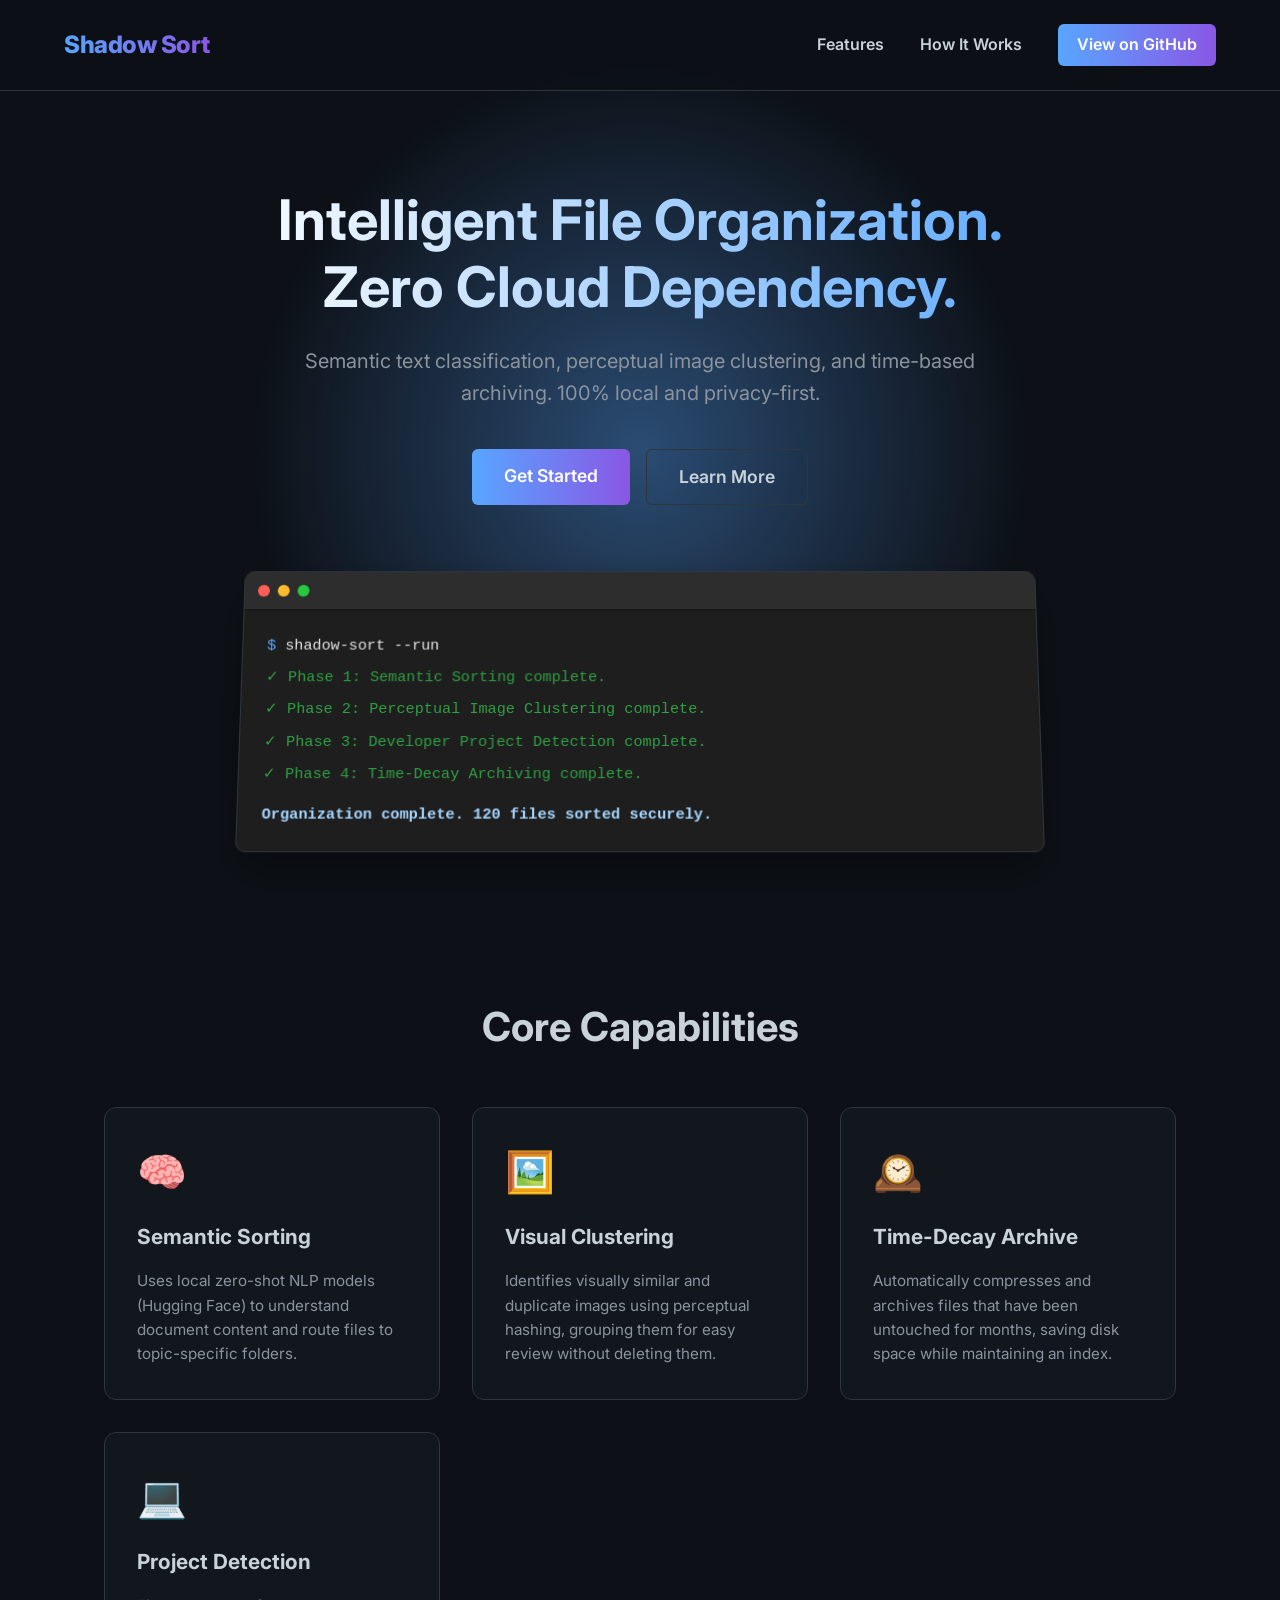
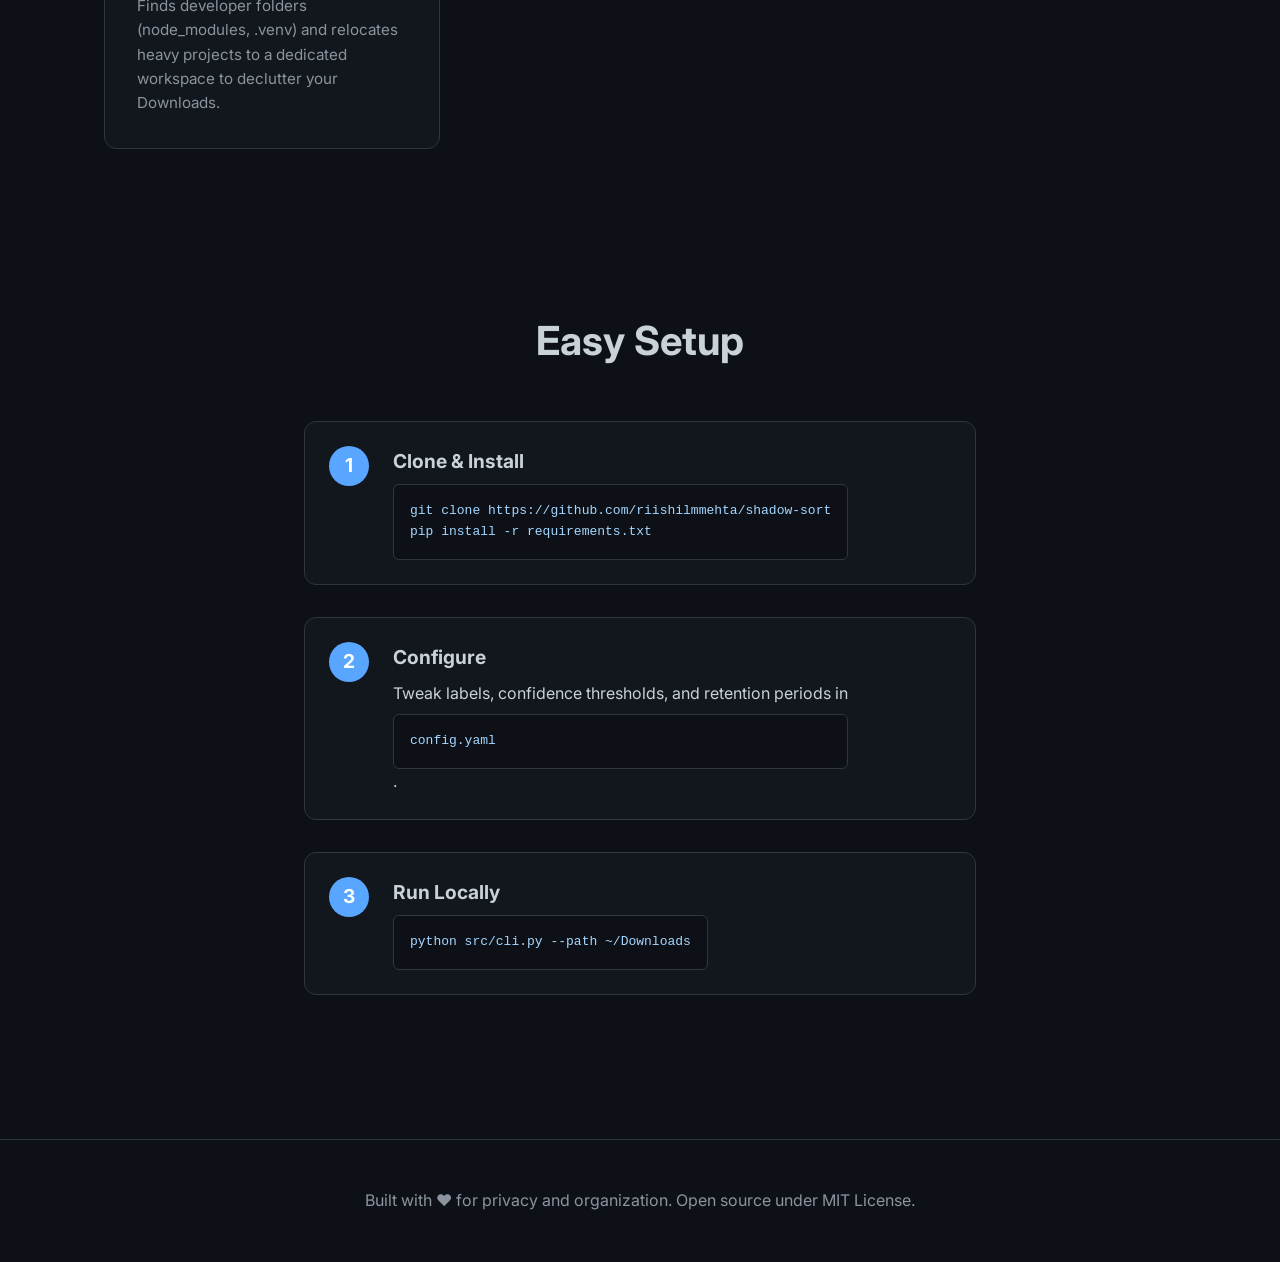
<file: index.html>
<!DOCTYPE html>
<html lang="en">
<head>
    <meta charset="UTF-8">
    <meta http-equiv="refresh" content="0; url=./docs/index.html">
    <title>Shadow Sort</title>
    <style>
        body {
            font-family: -apple-system, BlinkMacSystemFont, "Segoe UI", Roboto, Helvetica, Arial, sans-serif;
            background-color: #0f172a;
            color: white;
            display: flex;
            justify-content: center;
            align-items: center;
            height: 100vh;
            margin: 0;
        }
        a {
            color: #38bdf8;
            text-decoration: none;
        }
    </style>
</head>
<body>
    <p>Redirecting to <a href="./docs/index.html">Shadow Sort...</a></p>
</body>
</html>
</file>
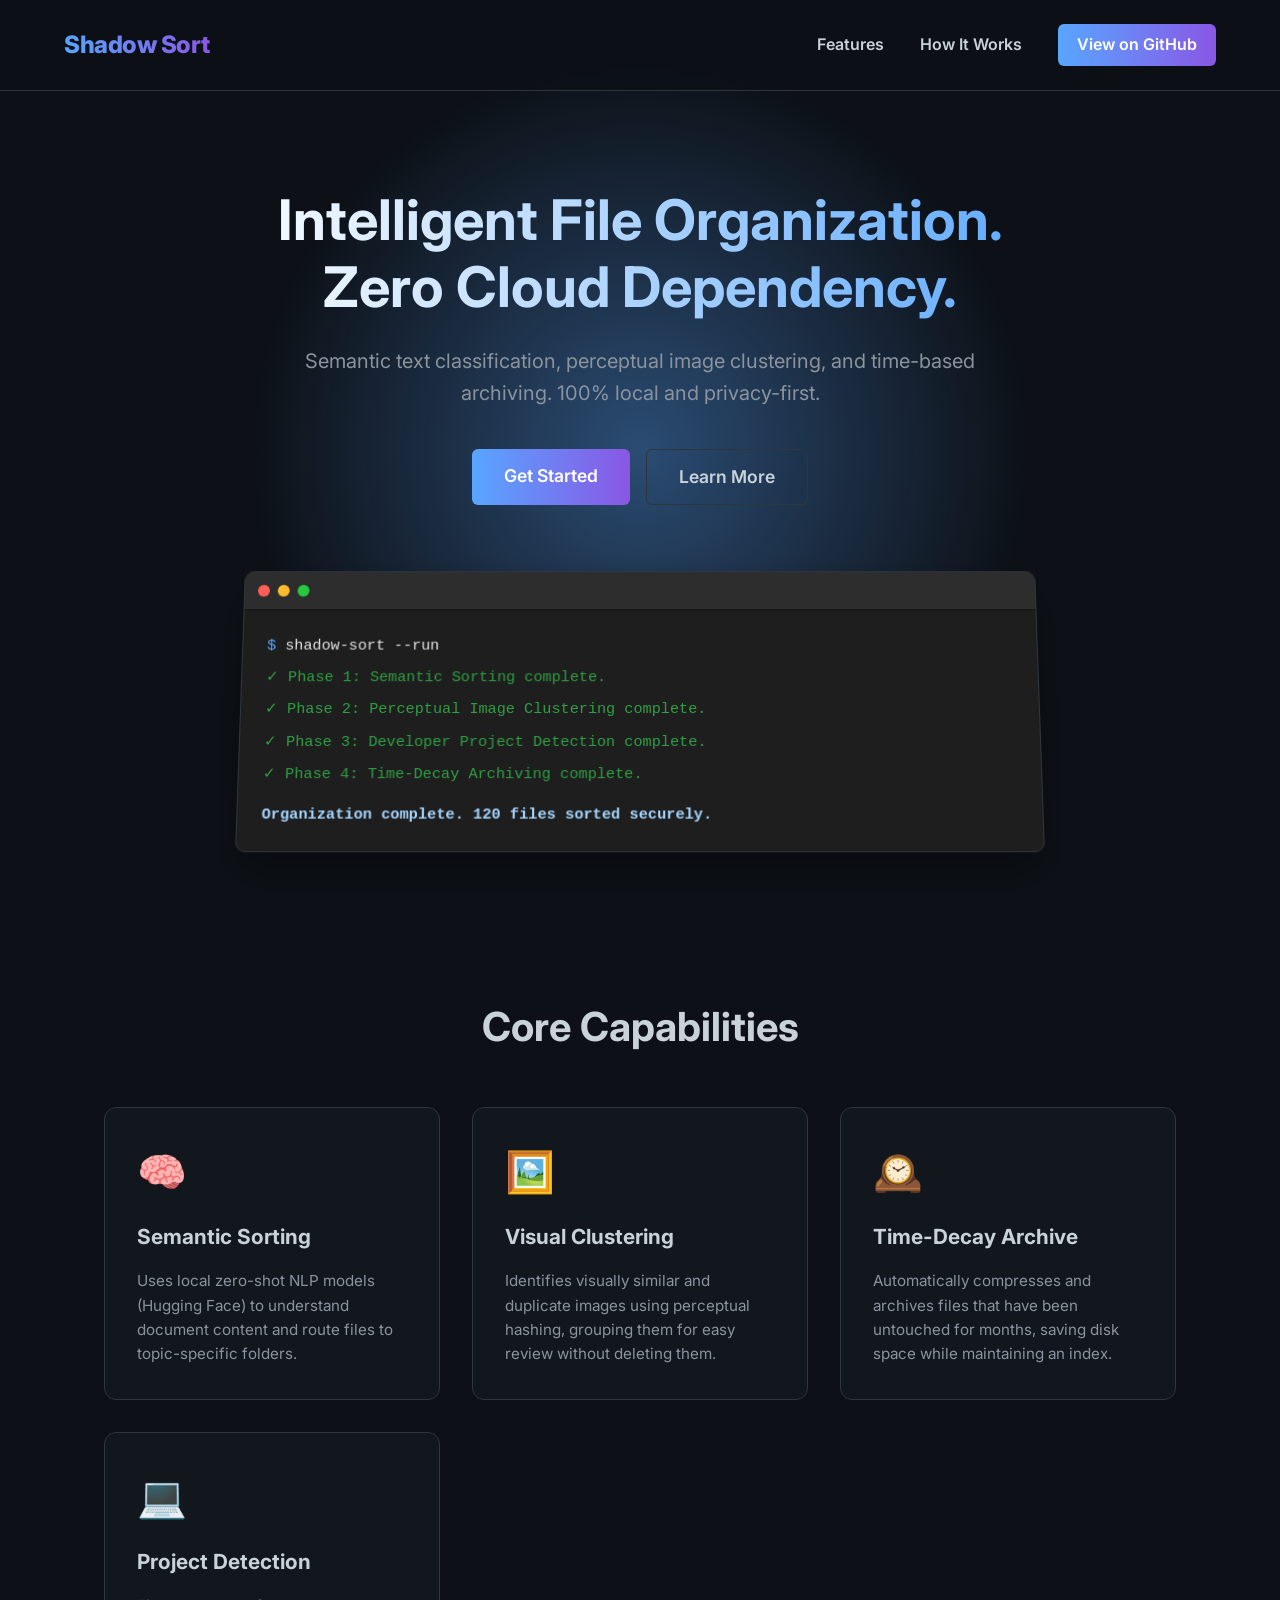
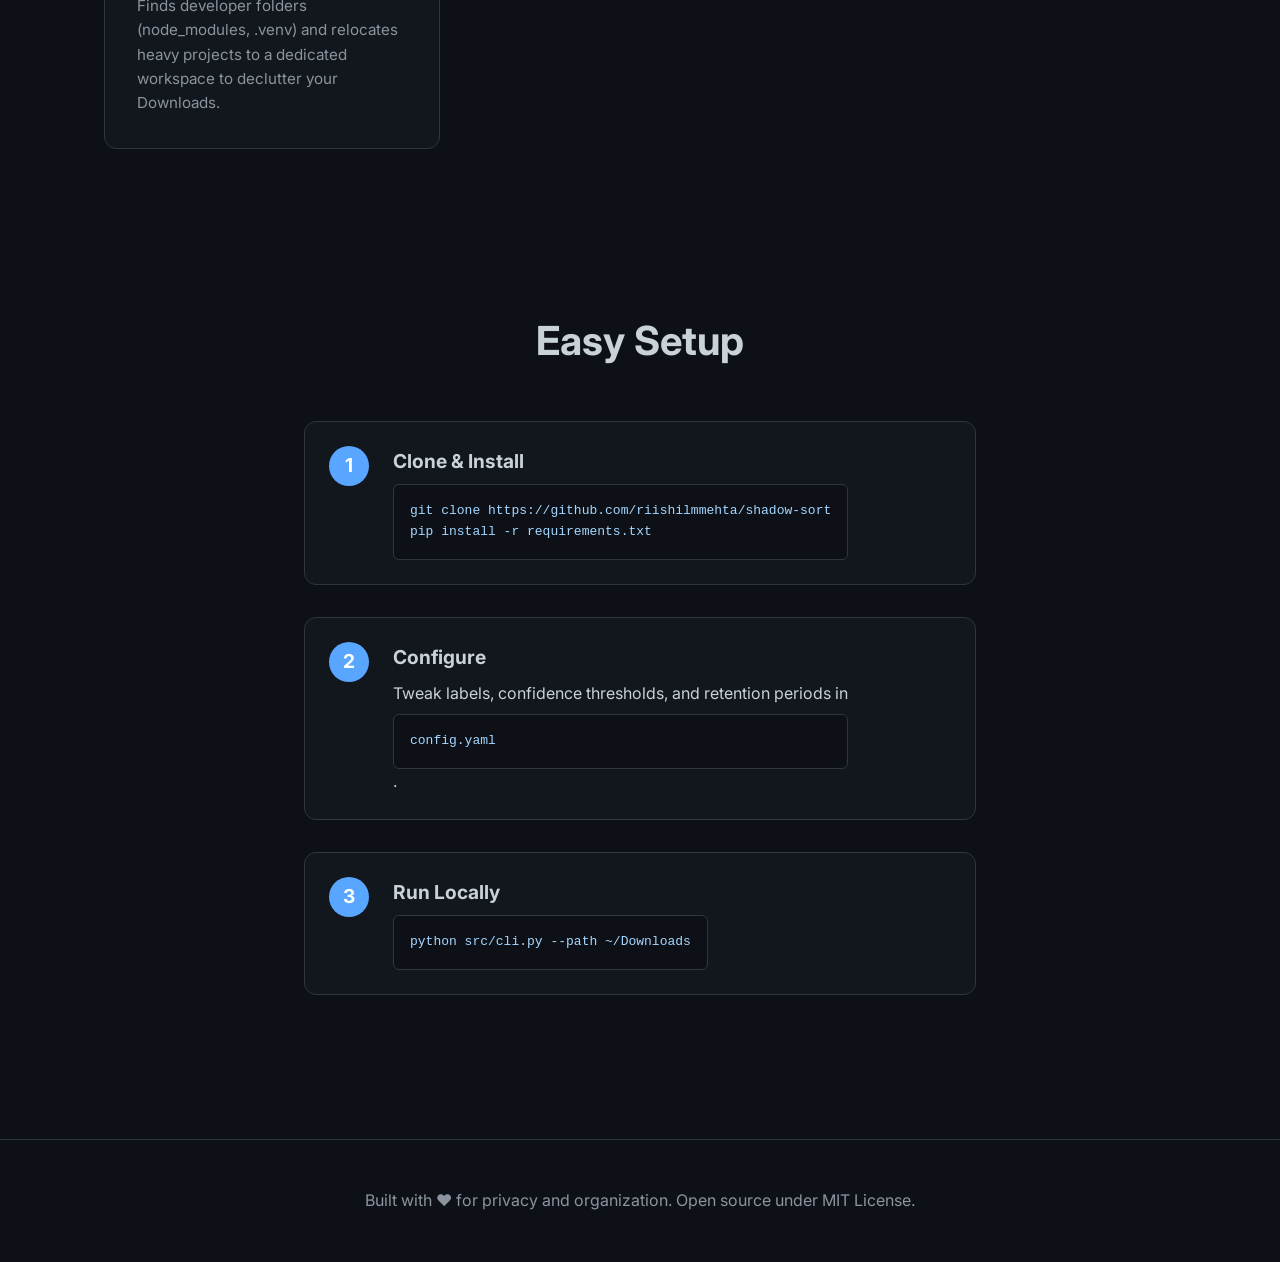
<file: docs/index.html>
<!DOCTYPE html>
<html lang="en">
<head>
    <meta charset="UTF-8">
    <meta name="viewport" content="width=device-width, initial-scale=1.0">
    <title>Shadow Sort | Smart Local File Organizer</title>
    <link rel="stylesheet" href="styles.css">
    <link href="https://fonts.googleapis.com/css2?family=Inter:wght@300;400;600;800&display=swap" rel="stylesheet">
    <meta name="description" content="A cross-platform, privacy-first desktop automation script that performs local semantic classification, visual duplicate detection, and time-based archiving.">
</head>
<body>
    <div class="glass-bg"></div>
    <header class="navbar">
        <div class="logo">Shadow Sort</div>
        <nav>
            <a href="#features">Features</a>
            <a href="#how-it-works">How It Works</a>
            <a href="https://github.com" class="btn-primary" target="_blank" id="repo-link">View on GitHub</a>
        </nav>
    </header>

    <main>
        <section class="hero">
            <h1 class="gradient-text">Intelligent File Organization. <br>Zero Cloud Dependency.</h1>
            <p class="subtitle">Semantic text classification, perceptual image clustering, and time-based archiving. 100% local and privacy-first.</p>
            <div class="cta-group">
                <a href="#setup" class="btn-primary btn-large">Get Started</a>
                <a href="#features" class="btn-secondary btn-large">Learn More</a>
            </div>
            <div class="mockup-container">
                <div class="terminal">
                    <div class="terminal-header">
                        <span class="dot red"></span>
                        <span class="dot yellow"></span>
                        <span class="dot green"></span>
                    </div>
                    <div class="terminal-body">
                        <p><span class="prompt">$</span> shadow-sort --run</p>
                        <p class="log success">✓ Phase 1: Semantic Sorting complete.</p>
                        <p class="log success">✓ Phase 2: Perceptual Image Clustering complete.</p>
                        <p class="log success">✓ Phase 3: Developer Project Detection complete.</p>
                        <p class="log success">✓ Phase 4: Time-Decay Archiving complete.</p>
                        <p class="log highlight">Organization complete. 120 files sorted securely.</p>
                    </div>
                </div>
            </div>
        </section>

        <section id="features" class="features">
            <h2>Core Capabilities</h2>
            <div class="grid">
                <div class="card">
                    <div class="icon">🧠</div>
                    <h3>Semantic Sorting</h3>
                    <p>Uses local zero-shot NLP models (Hugging Face) to understand document content and route files to topic-specific folders.</p>
                </div>
                <div class="card">
                    <div class="icon">🖼️</div>
                    <h3>Visual Clustering</h3>
                    <p>Identifies visually similar and duplicate images using perceptual hashing, grouping them for easy review without deleting them.</p>
                </div>
                <div class="card">
                    <div class="icon">🕰️</div>
                    <h3>Time-Decay Archive</h3>
                    <p>Automatically compresses and archives files that have been untouched for months, saving disk space while maintaining an index.</p>
                </div>
                <div class="card">
                    <div class="icon">💻</div>
                    <h3>Project Detection</h3>
                    <p>Finds developer folders (node_modules, .venv) and relocates heavy projects to a dedicated workspace to declutter your Downloads.</p>
                </div>
            </div>
        </section>

        <section id="setup" class="setup">
            <h2>Easy Setup</h2>
            <div class="setup-steps">
                <div class="step">
                    <div class="step-num">1</div>
                    <div class="step-content">
                        <h4>Clone & Install</h4>
                        <code>git clone https://github.com/riishilmmehta/shadow-sort<br>pip install -r requirements.txt</code>
                    </div>
                </div>
                <div class="step">
                    <div class="step-num">2</div>
                    <div class="step-content">
                        <h4>Configure</h4>
                        <p>Tweak labels, confidence thresholds, and retention periods in <code>config.yaml</code>.</p>
                    </div>
                </div>
                <div class="step">
                    <div class="step-num">3</div>
                    <div class="step-content">
                        <h4>Run Locally</h4>
                        <code>python src/cli.py --path ~/Downloads</code>
                    </div>
                </div>
            </div>
        </section>
    </main>

    <footer>
        <p>Built with ❤️ for privacy and organization. Open source under MIT License.</p>
    </footer>

    <script>
        // Update repo link dynamically based on the current github pages URL
        window.onload = () => {
            const hostname = window.location.hostname;
            if (hostname.endsWith('.github.io')) {
                const username = hostname.split('.')[0];
                const repo = window.location.pathname.split('/')[1] || 'shadow-sort';
                document.getElementById('repo-link').href = `https://github.com/${username}/${repo}`;
            }
        };
    </script>
</body>
</html>
</file>
<file: docs/styles.css>
:root {
    --bg-color: #0d1117;
    --text-primary: #c9d1d9;
    --text-secondary: #8b949e;
    --accent-glow: rgba(88, 166, 255, 0.4);
    --border-color: #30363d;
    --card-bg: rgba(22, 27, 34, 0.7);
    --gradient-1: #58a6ff;
    --gradient-2: #8957e5;
}

* {
    margin: 0;
    padding: 0;
    box-sizing: border-box;
}

body {
    font-family: 'Inter', -apple-system, sans-serif;
    background-color: var(--bg-color);
    color: var(--text-primary);
    line-height: 1.6;
    overflow-x: hidden;
}

/* Glass Background Effect */
.glass-bg {
    position: fixed;
    top: -50%;
    left: -50%;
    width: 200%;
    height: 200%;
    background: radial-gradient(circle at 50% 50%, var(--accent-glow) 0%, transparent 25%);
    z-index: -1;
    pointer-events: none;
}

/* Navbar */
.navbar {
    display: flex;
    justify-content: space-between;
    align-items: center;
    padding: 1.5rem 5%;
    background: rgba(13, 17, 23, 0.8);
    backdrop-filter: blur(10px);
    border-bottom: 1px solid var(--border-color);
    position: sticky;
    top: 0;
    z-index: 100;
}

.logo {
    font-size: 1.5rem;
    font-weight: 800;
    letter-spacing: -0.5px;
    background: linear-gradient(90deg, var(--gradient-1), var(--gradient-2));
    -webkit-background-clip: text;
    -webkit-text-fill-color: transparent;
}

nav a {
    color: var(--text-primary);
    text-decoration: none;
    margin-left: 2rem;
    font-weight: 600;
    transition: color 0.2s;
}

nav a:hover {
    color: var(--gradient-1);
}

/* Buttons */
.btn-primary {
    background: linear-gradient(90deg, var(--gradient-1), var(--gradient-2));
    color: #fff;
    padding: 0.5rem 1.2rem;
    border-radius: 6px;
    border: none;
    cursor: pointer;
    font-weight: 600;
    text-decoration: none;
    transition: opacity 0.2s, transform 0.2s;
    display: inline-block;
}

.btn-primary:hover {
    opacity: 0.9;
    transform: translateY(-1px);
    color: #fff;
}

.btn-secondary {
    background: transparent;
    color: var(--text-primary);
    padding: 0.5rem 1.2rem;
    border-radius: 6px;
    border: 1px solid var(--border-color);
    cursor: pointer;
    font-weight: 600;
    text-decoration: none;
    transition: background 0.2s;
    display: inline-block;
}

.btn-secondary:hover {
    background: var(--border-color);
}

.btn-large {
    padding: 0.8rem 2rem;
    font-size: 1.1rem;
}

/* Hero Section */
.hero {
    text-align: center;
    padding: 6rem 5% 4rem;
    max-width: 1000px;
    margin: 0 auto;
}

.gradient-text {
    font-size: 3.5rem;
    line-height: 1.2;
    margin-bottom: 1.5rem;
    background: linear-gradient(90deg, #fff, var(--gradient-1));
    -webkit-background-clip: text;
    -webkit-text-fill-color: transparent;
}

.subtitle {
    font-size: 1.25rem;
    color: var(--text-secondary);
    margin-bottom: 2.5rem;
    max-width: 700px;
    margin-inline: auto;
}

.cta-group {
    display: flex;
    gap: 1rem;
    justify-content: center;
    margin-bottom: 4rem;
}

/* Terminal Mockup */
.mockup-container {
    perspective: 1000px;
}

.terminal {
    background: #1e1e1e;
    border-radius: 10px;
    border: 1px solid var(--border-color);
    box-shadow: 0 20px 40px rgba(0, 0, 0, 0.4);
    text-align: left;
    overflow: hidden;
    max-width: 800px;
    margin: 0 auto;
    transform: rotateX(5deg);
    transition: transform 0.3s ease;
}

.terminal:hover {
    transform: rotateX(0deg);
}

.terminal-header {
    background: #2d2d2d;
    padding: 0.8rem;
    display: flex;
    gap: 8px;
    border-bottom: 1px solid #111;
}

.dot {
    width: 12px;
    height: 12px;
    border-radius: 50%;
}

.dot.red { background: #ff5f56; }
.dot.yellow { background: #ffbd2e; }
.dot.green { background: #27c93f; }

.terminal-body {
    padding: 1.5rem;
    font-family: 'Courier New', Courier, monospace;
    color: #e6e6e6;
    font-size: 0.95rem;
}

.prompt { color: var(--gradient-1); }
.log.success { color: #2ea043; margin-top: 0.5rem; }
.log.highlight { color: #a5d6ff; margin-top: 1rem; font-weight: bold; }

/* Features */
.features {
    padding: 5rem 5%;
    max-width: 1200px;
    margin: 0 auto;
}

.features h2 {
    text-align: center;
    font-size: 2.5rem;
    margin-bottom: 3rem;
}

.grid {
    display: grid;
    grid-template-columns: repeat(auto-fit, minmax(250px, 1fr));
    gap: 2rem;
}

.card {
    background: var(--card-bg);
    border: 1px solid var(--border-color);
    padding: 2rem;
    border-radius: 12px;
    backdrop-filter: blur(5px);
    transition: transform 0.2s, box-shadow 0.2s;
}

.card:hover {
    transform: translateY(-5px);
    box-shadow: 0 10px 20px rgba(0,0,0,0.3);
    border-color: var(--gradient-1);
}

.icon {
    font-size: 2.5rem;
    margin-bottom: 1rem;
}

.card h3 {
    margin-bottom: 1rem;
    font-size: 1.3rem;
}

.card p {
    color: var(--text-secondary);
    font-size: 0.95rem;
}

/* Setup Steps */
.setup {
    padding: 5rem 5%;
    max-width: 800px;
    margin: 0 auto;
}

.setup h2 {
    text-align: center;
    font-size: 2.5rem;
    margin-bottom: 3rem;
}

.setup-steps {
    display: flex;
    flex-direction: column;
    gap: 2rem;
}

.step {
    display: flex;
    gap: 1.5rem;
    background: var(--card-bg);
    padding: 1.5rem;
    border-radius: 12px;
    border: 1px solid var(--border-color);
}

.step-num {
    background: var(--gradient-1);
    color: #fff;
    width: 40px;
    height: 40px;
    border-radius: 50%;
    display: flex;
    align-items: center;
    justify-content: center;
    font-weight: bold;
    font-size: 1.2rem;
    flex-shrink: 0;
}

.step-content h4 {
    margin-bottom: 0.5rem;
    font-size: 1.2rem;
}

.step-content code {
    display: block;
    background: #0d1117;
    padding: 1rem;
    border-radius: 6px;
    border: 1px solid var(--border-color);
    font-family: monospace;
    color: #a5d6ff;
    margin-top: 0.5rem;
}

/* Footer */
footer {
    text-align: center;
    padding: 3rem 5%;
    border-top: 1px solid var(--border-color);
    color: var(--text-secondary);
    margin-top: 4rem;
}
</file>
